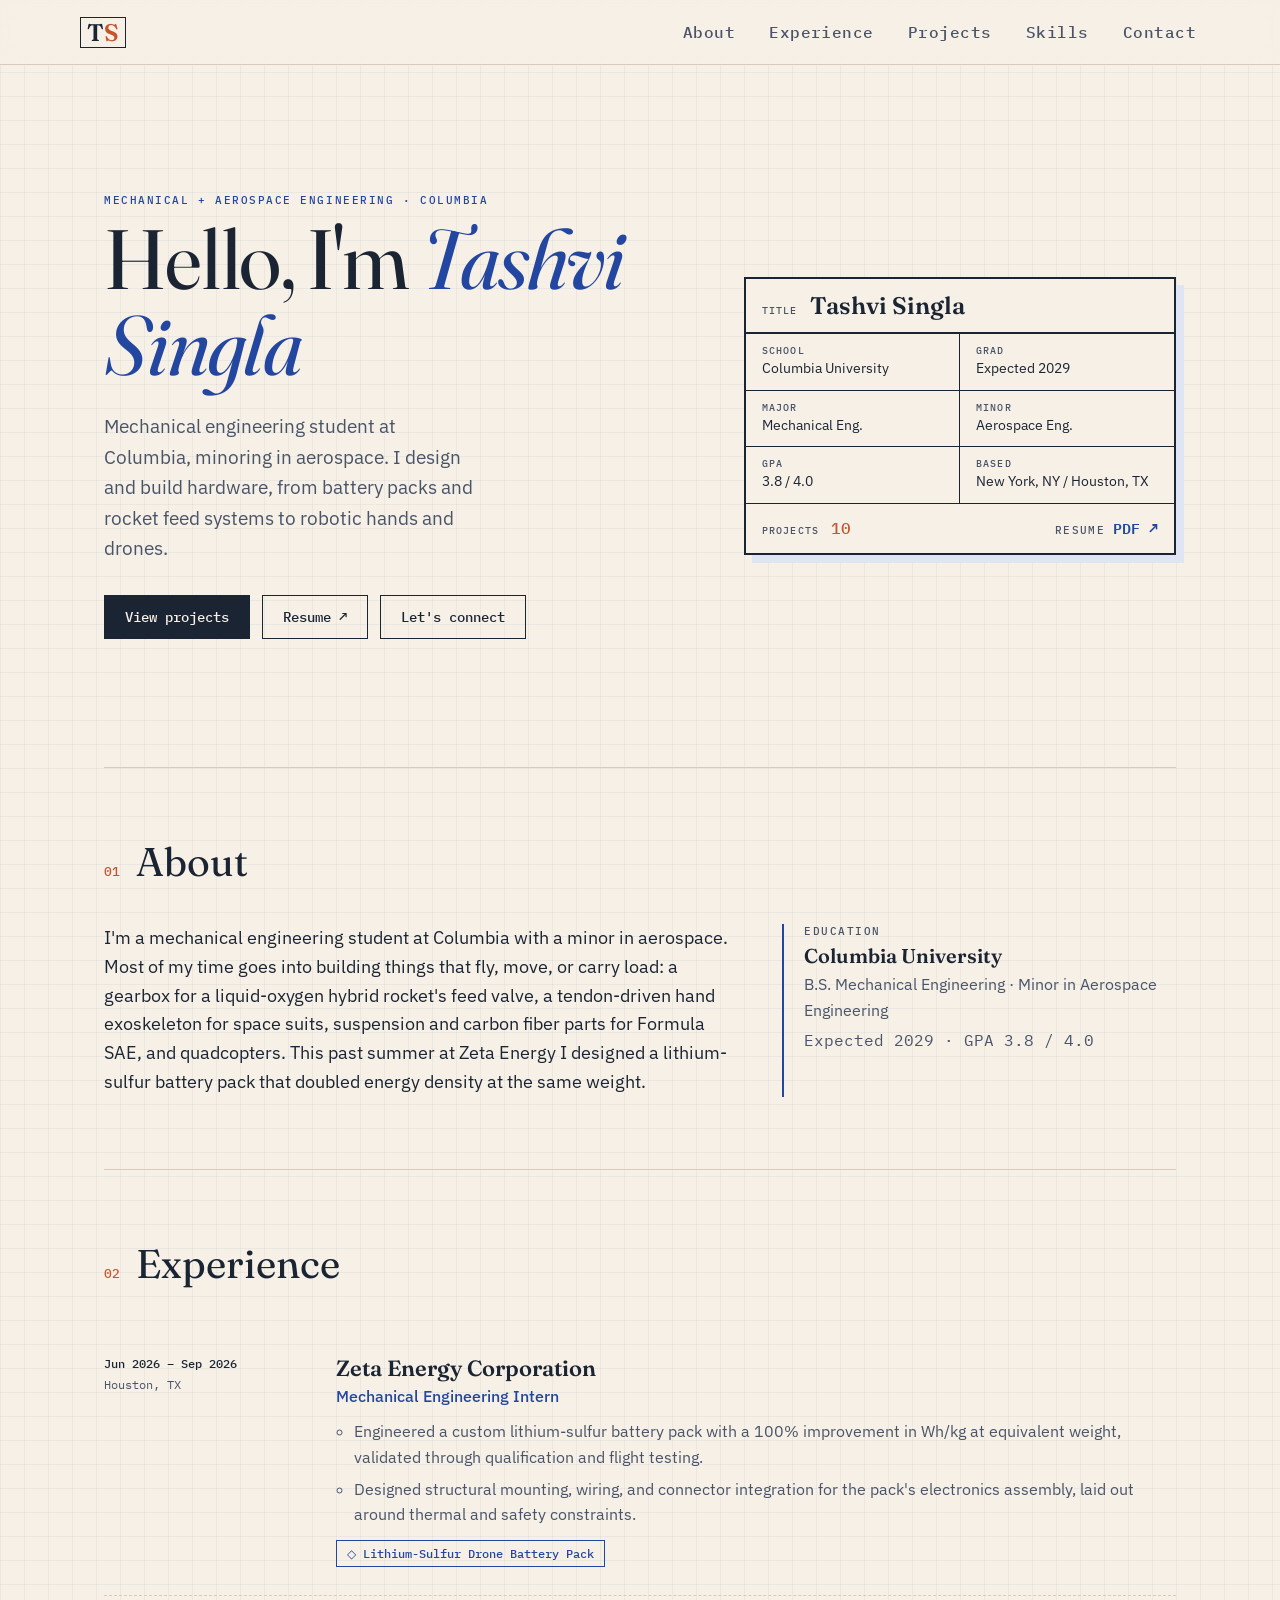
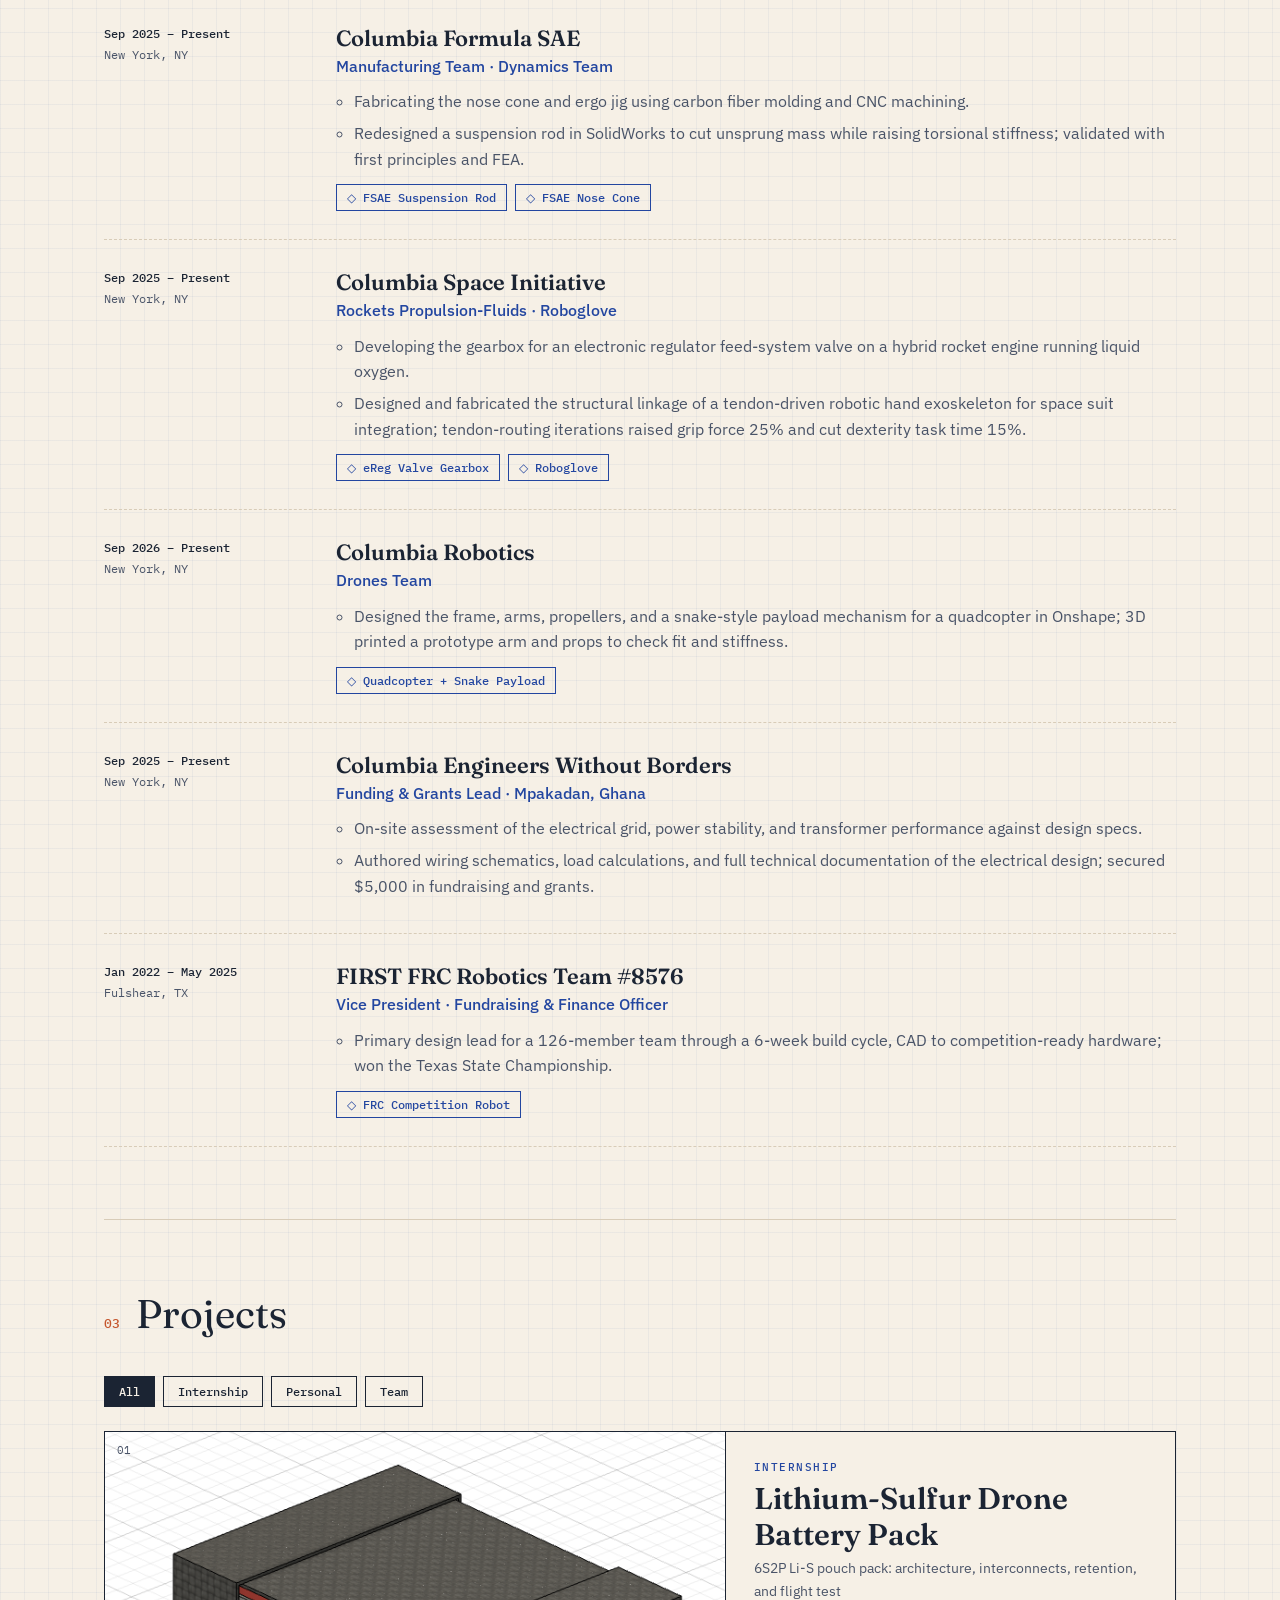
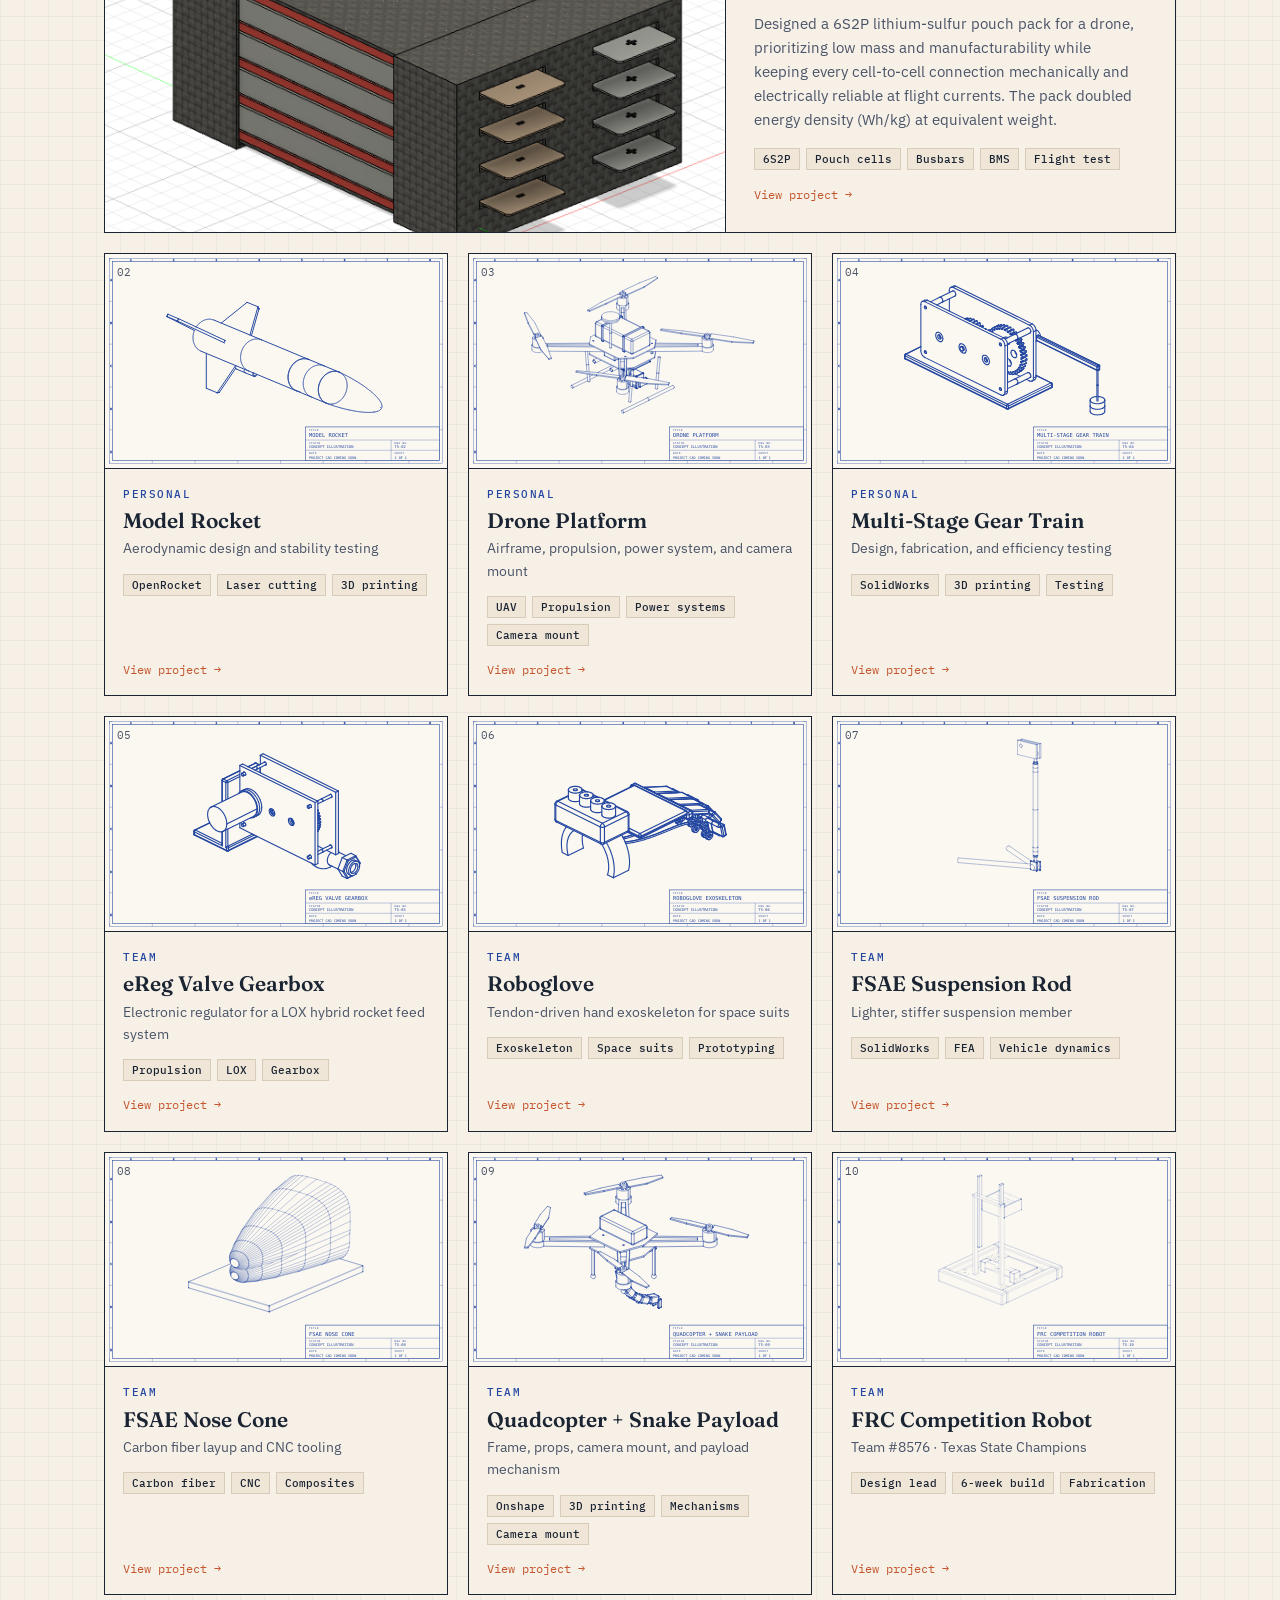
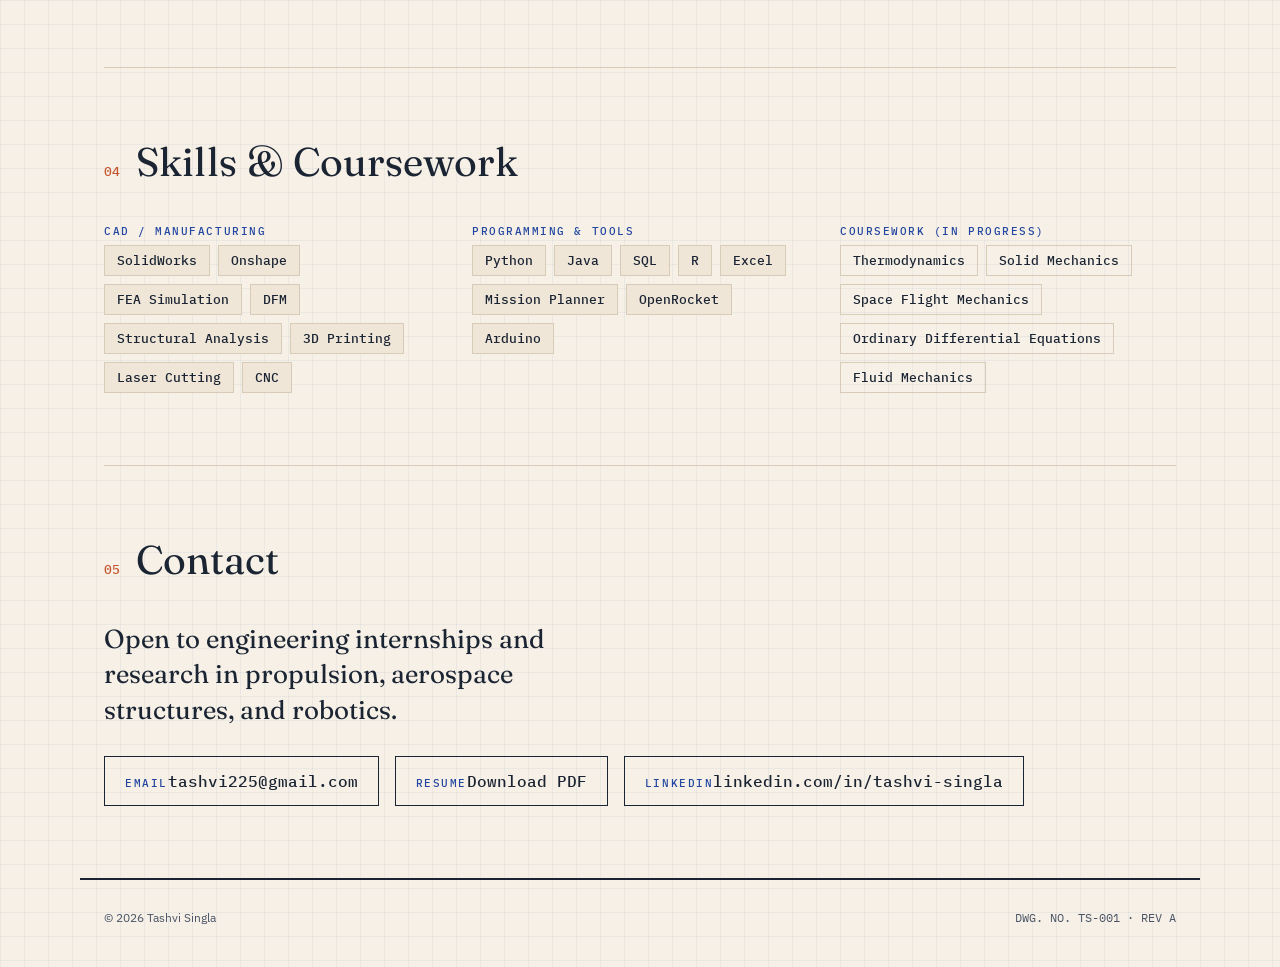
<file: index.html>
<!DOCTYPE html>
<html lang="en">
<head>
  <meta charset="utf-8" />
  <meta name="viewport" content="width=device-width, initial-scale=1" />
  <title>Tashvi Singla — Portfolio</title>
  <meta name="description" content="Tashvi Singla, mechanical engineering student at Columbia University. Projects in propulsion, robotics, drones, and battery systems." />
  <meta name="theme-color" content="#f6f0e6" />
  <link rel="preconnect" href="https://fonts.googleapis.com" />
  <link rel="preconnect" href="https://fonts.gstatic.com" crossorigin />
  <link href="https://fonts.googleapis.com/css2?family=Fraunces:ital,opsz,wght@0,9..144,400;0,9..144,600;1,9..144,400&family=IBM+Plex+Sans:wght@400;500;600&family=IBM+Plex+Mono:wght@400;500&display=swap" rel="stylesheet" />
  <link rel="stylesheet" href="css/style.css" />
  <script type="importmap">
    {
      "imports": {
        "three": "https://cdn.jsdelivr.net/npm/three@0.160.0/build/three.module.js",
        "three/addons/": "https://cdn.jsdelivr.net/npm/three@0.160.0/examples/jsm/"
      }
    }
  </script>
</head>
<body>
  <header class="nav">
    <a class="nav__home" href="#top">T<span>S</span></a>
    <nav>
      <a href="#about">About</a>
      <a href="#experience">Experience</a>
      <a href="#projects">Projects</a>
      <a href="#skills">Skills</a>
      <a href="#contact">Contact</a>
    </nav>
  </header>

  <main id="top">
    <section class="hero">
      <div class="hero__text">
        <p class="eyebrow">Mechanical + Aerospace Engineering · Columbia</p>
        <h1>Hello, I'm <em id="hero-name">Tashvi Singla</em></h1>
        <p class="hero__tag" id="hero-tag"></p>
        <div class="hero__cta">
          <a class="btn btn--solid" href="#projects">View projects</a>
          <a class="btn" href="assets/Tashvi_Singla_Resume.pdf" target="_blank" rel="noopener">Resume ↗</a>
          <a class="btn" href="#contact">Let's connect</a>
        </div>
      </div>
      <aside class="titleblock" id="titleblock" aria-label="Summary"></aside>
    </section>

    <section id="about" class="section">
      <h2 class="section__h"><span>01</span>About</h2>
      <div class="about">
        <p id="about-text"></p>
        <div class="about__edu" id="about-edu"></div>
      </div>
    </section>

    <section id="experience" class="section">
      <h2 class="section__h"><span>02</span>Experience</h2>
      <ol class="timeline" id="timeline"></ol>
    </section>

    <section id="projects" class="section">
      <h2 class="section__h"><span>03</span>Projects</h2>
      <div class="filters" id="filters" role="tablist"></div>
      <div class="grid" id="project-grid"></div>
    </section>

    <section id="skills" class="section">
      <h2 class="section__h"><span>04</span>Skills &amp; Coursework</h2>
      <div class="skills" id="skills-list"></div>
    </section>

    <section id="contact" class="section contact">
      <h2 class="section__h"><span>05</span>Contact</h2>
      <p class="contact__lead">Open to engineering internships and research in propulsion, aerospace structures, and robotics.</p>
      <div class="contact__links" id="contact-links"></div>
    </section>
  </main>

  <footer class="footer">
    <span>© <span id="year"></span> Tashvi Singla</span>
    <span class="mono">DWG. NO. TS-001 · REV A</span>
  </footer>

  <!-- Project page: one shared 3D viewer, opened via #project-<id> -->
  <div class="page" id="detail" hidden>
    <div class="page__bar">
      <a href="#projects" data-close class="page__back">← All projects</a>
      <span class="mono page__count" id="d-count"></span>
      <span class="page__pn"><a id="d-prev" href="#">← Prev</a><a id="d-next" href="#">Next →</a></span>
    </div>
    <article class="page__body">
      <header class="page__head">
        <p class="eyebrow" id="d-kind"></p>
        <h1 id="d-title"></h1>
        <p class="page__sub" id="d-sub"></p>
        <dl class="meta" id="d-meta"></dl>
      </header>

      <section class="page__hero">
        <div class="viewer">
          <div class="viewer__canvas" id="viewer-canvas"></div>
          <div class="drawing" id="drawing"><img alt="Concept drawing" data-zoom /></div>
          <div class="viewer__status" id="viewer-status">Loading model…</div>
          <div class="viewer__views seg" id="view-seg" hidden></div>
          <div class="viewer__bar">
            <div class="seg" id="mode-seg">
              <button data-mode="shaded">Shaded</button>
              <button data-mode="edges" class="on">Edges</button>
              <button data-mode="xray">X-ray</button>
            </div>
            <label class="explode" id="explode-wrap">Explode
              <input type="range" id="explode" min="0" max="1" step="0.01" value="0" />
            </label>
            <button id="anim-btn" title="Play assembly animation">▶</button>
            <button id="rotate-btn" title="Auto-rotate" class="on">⟳</button>
            <button id="reset-btn" title="Reset view">⌂</button>
          </div>
          <span class="viewer__hint mono">drag · scroll · right-drag to pan</span>
        </div>
        <aside class="page__side">
          <p id="d-summary"></p>
          <div class="tags" id="d-tags"></div>
          <div class="parts" id="d-parts-wrap" hidden><p class="eyebrow">In this model · hover to highlight</p><ul id="d-parts"></ul></div>
          <p class="detail__note mono" id="d-note"></p>
        </aside>
      </section>

      <section class="tar" id="d-tar"></section>
      <section id="d-media"></section>
      <section id="d-process"></section>
      <section id="d-specs-wrap"><h2 class="page__h">Specifications</h2><table class="specs" id="d-specs"></table></section>
    </article>
  </div>

  <div class="lightbox" id="lightbox" hidden><img alt="" /><p></p></div>

  <script type="module" src="js/main.js"></script>
</body>
</html>
</file>
<file: css/style.css>
:root {
  --paper: #f6f0e6;
  --paper-2: #efe6d8;
  --ink: #1b2433;
  --ink-2: #4a5468;
  --line: #d8ccb8;
  --blue: #2346a0;
  --blue-soft: #dfe5f3;
  --rust: #c4552d;
  --serif: "Fraunces", Georgia, serif;
  --sans: "IBM Plex Sans", system-ui, sans-serif;
  --mono: "IBM Plex Mono", ui-monospace, monospace;
  --max: 1120px;
}
* { box-sizing: border-box; }
html { scroll-behavior: smooth; scroll-padding-top: 72px; }
body {
  margin: 0; color: var(--ink); font: 16px/1.6 var(--sans);
  background-color: var(--paper);
  background-image:
    linear-gradient(rgba(35,70,160,.05) 1px, transparent 1px),
    linear-gradient(90deg, rgba(35,70,160,.05) 1px, transparent 1px);
  background-size: 24px 24px;
}
body.locked { overflow: hidden; }
a { color: inherit; }
.mono { font-family: var(--mono); }
.eyebrow { font: 500 11px/1.4 var(--mono); letter-spacing: .14em; text-transform: uppercase; color: var(--blue); margin: 0 0 6px; }
[hidden] { display: none !important; }

/* Nav */
.nav {
  position: sticky; top: 0; z-index: 10; display: flex; justify-content: space-between; align-items: center;
  padding: 14px max(24px, calc((100vw - var(--max)) / 2)); background: rgba(246,240,230,.88);
  backdrop-filter: blur(8px); border-bottom: 1px solid var(--line);
}
.nav__home { font: 600 24px var(--serif); text-decoration: none; border: 1.5px solid var(--ink); padding: 0 6px; }
.nav__home span { color: var(--rust); }
.nav nav { display: flex; gap: 26px; flex-wrap: wrap; }
.nav nav a { font: 500 16px var(--mono); text-decoration: none; color: var(--ink-2); letter-spacing: .03em; padding: 8px 4px; }
.nav nav a:hover { color: var(--blue); }

main, .footer { max-width: var(--max); margin: 0 auto; padding: 0 24px; }

/* Hero */
.hero { display: grid; grid-template-columns: 1.35fr 1fr; gap: 56px; align-items: center; min-height: 78vh; padding: 64px 0; }
.hero h1 { font: 400 clamp(44px, 7vw, 84px)/1.02 var(--serif); margin: 8px 0 24px; letter-spacing: -.02em; }
.hero h1 em { color: var(--blue); font-style: italic; }
.hero__tag { font-size: 19px; color: var(--ink-2); max-width: 34ch; margin: 0 0 32px; }
.hero__cta { display: flex; gap: 12px; flex-wrap: wrap; }
.btn { font: 500 14px var(--mono); padding: 12px 20px; border: 1.5px solid var(--ink); text-decoration: none; transition: .15s; }
.btn:hover { transform: translate(-2px,-2px); box-shadow: 3px 3px 0 var(--ink); }
.btn--solid { background: var(--ink); color: var(--paper); }

/* Drawing title block */
.titleblock { border: 2px solid var(--ink); background: var(--paper); font-size: 14px; box-shadow: 8px 8px 0 var(--blue-soft); }
.titleblock span { display: block; font: 500 10px var(--mono); letter-spacing: .12em; text-transform: uppercase; color: var(--ink-2); }
.tb__row { display: flex; align-items: baseline; gap: 12px; padding: 12px 16px; }
.tb__head { border-bottom: 2px solid var(--ink); }
.tb__head strong { font: 600 24px var(--serif); }
.tb__grid { display: grid; grid-template-columns: 1fr 1fr; }
.tb__grid div { padding: 10px 16px; border-bottom: 1px solid var(--ink); }
.tb__grid div:nth-child(odd) { border-right: 1px solid var(--ink); }
.tb__foot { border-top: 1px solid var(--ink); margin-top: -1px; justify-content: space-between; }
.tb__foot strong { font: 500 16px var(--mono); color: var(--rust); }

/* Sections */
.section { padding: 72px 0; border-top: 1px solid var(--line); }
.section__h { font: 400 40px/1.1 var(--serif); margin: 0 0 40px; display: flex; align-items: baseline; gap: 16px; }
.section__h span { font: 500 13px var(--mono); color: var(--rust); }

.about { display: grid; grid-template-columns: 1.6fr 1fr; gap: 48px; }
.about > p { font-size: 18px; margin: 0; }
.about__edu { border-left: 2px solid var(--blue); padding-left: 20px; }
.about__edu h4 { font: 600 20px var(--serif); margin: 0 0 4px; }
.about__edu p { margin: 0 0 4px; color: var(--ink-2); }

/* Timeline */
.timeline { list-style: none; margin: 0; padding: 0; }
.tl { display: grid; grid-template-columns: 200px 1fr; gap: 32px; padding: 28px 0; border-bottom: 1px dashed var(--line); }
.tl__meta { display: flex; flex-direction: column; font-size: 12px; color: var(--ink-2); gap: 2px; }
.tl__meta span:first-child { color: var(--ink); font-weight: 500; }
.tl h3 { font: 600 22px var(--serif); margin: 0; }
.tl__role { margin: 2px 0 10px; color: var(--blue); font-weight: 500; }
.tl ul { margin: 0; padding-left: 18px; color: var(--ink-2); }
.tl li { margin-bottom: 6px; }
.chips { display: flex; gap: 8px; flex-wrap: wrap; margin-top: 12px; }
.chip { font: 500 12px var(--mono); text-decoration: none; padding: 5px 10px; border: 1px solid var(--blue); color: var(--blue); }
.chip:hover { background: var(--blue); color: var(--paper); }

/* Projects */
.filters { display: flex; gap: 8px; margin-bottom: 24px; flex-wrap: wrap; }
.filters button {
  font: 500 12px var(--mono); padding: 7px 14px; border: 1px solid var(--ink); background: transparent; color: var(--ink); cursor: pointer;
}
.filters button.on { background: var(--ink); color: var(--paper); }
.grid { display: grid; grid-template-columns: repeat(auto-fill, minmax(300px, 1fr)); gap: 20px; }
.card { display: flex; flex-direction: column; text-decoration: none; background: var(--paper); border: 1.5px solid var(--ink); transition: .18s; }
.card:hover { transform: translate(-3px,-3px); box-shadow: 6px 6px 0 var(--blue); }
.card__art {
  position: relative; aspect-ratio: 16/10; display: grid; place-items: center; color: var(--blue);
  background:
    linear-gradient(rgba(35,70,160,.12) 1px, transparent 1px) 0 0/16px 16px,
    linear-gradient(90deg, rgba(35,70,160,.12) 1px, transparent 1px) 0 0/16px 16px,
    var(--blue-soft);
  border-bottom: 1.5px solid var(--ink);
}
.card__art svg { width: 44%; height: auto; transition: transform .4s; }
.card:hover .card__art svg { transform: rotate(-6deg) scale(1.05); }
.card__no { position: absolute; top: 10px; left: 12px; font-size: 11px; color: var(--ink-2); }
.card__body { padding: 18px 18px 16px; display: flex; flex-direction: column; flex: 1; }
.card h3 { font: 600 21px/1.2 var(--serif); margin: 0 0 4px; }
.card__sub { margin: 0 0 14px; color: var(--ink-2); font-size: 14px; }
.card__open { margin-top: auto; padding-top: 14px; font-size: 12px; color: var(--rust); }
.tags { display: flex; flex-wrap: wrap; gap: 6px; }
.tag { font: 500 11px var(--mono); padding: 3px 8px; background: var(--paper-2); border: 1px solid var(--line); }
.tag--ghost { background: transparent; }

/* Skills */
.skills { display: grid; grid-template-columns: repeat(auto-fit, minmax(280px, 1fr)); gap: 32px; }
.skillgroup .tags { gap: 8px; }
.skillgroup .tag { font-size: 13px; padding: 6px 12px; }

/* Contact */
.contact__lead { font: 400 26px/1.35 var(--serif); max-width: 30ch; margin: 0 0 28px; }
.contact__links { display: flex; gap: 16px; flex-wrap: wrap; }
.contact__link { text-decoration: none; border: 1.5px solid var(--ink); padding: 14px 20px; font: 500 16px var(--mono); }
.contact__link:hover { background: var(--ink); color: var(--paper); }
.contact__link:hover .eyebrow { color: var(--paper); }

.footer { display: flex; justify-content: space-between; padding: 28px 24px 40px; font-size: 12px; color: var(--ink-2); border-top: 2px solid var(--ink); flex-wrap: wrap; gap: 8px; }

/* Project page (full screen, scrolls) */
.page { position: fixed; inset: 0; z-index: 50; overflow-y: auto; background-color: var(--paper);
  background-image: linear-gradient(rgba(35,70,160,.05) 1px, transparent 1px), linear-gradient(90deg, rgba(35,70,160,.05) 1px, transparent 1px);
  background-size: 24px 24px; animation: pop .2s ease-out; }
@keyframes pop { from { opacity: 0; transform: translateY(10px); } }
.page__bar { position: sticky; top: 0; z-index: 5; display: flex; align-items: center; justify-content: space-between; gap: 16px;
  padding: 12px max(24px, calc((100vw - 1240px) / 2)); background: rgba(246,240,230,.92); backdrop-filter: blur(8px); border-bottom: 1px solid var(--line); }
.page__bar a { font: 500 16px var(--mono); text-decoration: none; padding: 8px 4px; }
.page__bar a:hover { color: var(--blue); }
.page__count { font-size: 12px; color: var(--ink-2); }
.page__pn { display: flex; gap: 28px; }
.page__body { max-width: 1240px; margin: 0 auto; padding: 40px 24px 80px; }
.page__head h1 { font: 400 clamp(36px, 5vw, 58px)/1.05 var(--serif); margin: 4px 0 10px; letter-spacing: -.01em; }
.page__sub { font-size: 19px; color: var(--ink-2); margin: 0 0 22px; max-width: 60ch; }
.meta { display: flex; flex-wrap: wrap; gap: 0; margin: 0 0 32px; border: 1.5px solid var(--ink); width: fit-content; max-width: 100%; }
.meta div { padding: 10px 18px; border-right: 1px solid var(--ink); }
.meta div:last-child { border-right: 0; }
.meta dt { font: 500 10px var(--mono); letter-spacing: .12em; text-transform: uppercase; color: var(--ink-2); }
.meta dd { margin: 2px 0 0; font-weight: 500; }
.page__h { font: 400 30px/1.15 var(--serif); margin: 0 0 18px; }
.page__hero { display: grid; grid-template-columns: 1fr 340px; border: 2px solid var(--ink); background: var(--paper); box-shadow: 8px 8px 0 var(--blue-soft); margin-bottom: 56px; }
.page__side { padding: 24px; border-left: 2px solid var(--ink); display: flex; flex-direction: column; gap: 16px; max-height: 620px; overflow-y: auto; }
.page__side > p:first-child { margin: 0; font-size: 16px; }
.viewer { position: relative; height: 620px;
  background: linear-gradient(180deg, #f7f8fa 0%, #e4e7ec 100%); }
.viewer__canvas { position: absolute; inset: 0; }
.viewer__canvas canvas { width: 100% !important; height: 100% !important; display: block; cursor: grab; }
.viewer__canvas canvas:active { cursor: grabbing; }
.viewer__status { position: absolute; inset: 0; display: grid; place-items: center; font: 500 13px var(--mono); color: var(--ink-2); padding: 24px; text-align: center; }
.viewer__views { position: absolute; top: 12px; right: 12px; }
.viewer__bar { position: absolute; left: 12px; right: 12px; bottom: 12px; display: flex; gap: 8px; align-items: center; flex-wrap: wrap; }
.viewer__bar > button { background: var(--paper); width: 36px; padding: 7px 0; }
.seg { display: flex; background: var(--paper); }
.seg button + button { border-left: 0; }
.seg button, .viewer__bar > button { font: 500 12px var(--mono); padding: 7px 14px; border: 1px solid var(--ink); background: var(--paper); color: var(--ink); cursor: pointer; }
.viewer__bar > button { padding: 7px 0; }
.seg button.on, .viewer__bar > button.on { background: var(--ink); color: var(--paper); }
.explode { display: flex; align-items: center; gap: 8px; font: 500 12px var(--mono); background: var(--paper); border: 1px solid var(--ink); padding: 4px 10px; }
.explode input { accent-color: var(--rust); width: 120px; }
.viewer__hint { position: absolute; top: 14px; left: 14px; font-size: 11px; color: var(--ink-2); }
.detail__note { font-size: 12px; color: var(--ink-2); margin: 0; }

/* Tasks / Actions / Results */
.tar { display: grid; grid-template-columns: repeat(3, 1fr); gap: 0; border-top: 2px solid var(--ink); margin-bottom: 56px; }
.tar__col { padding: 24px 24px 8px 0; }
.tar__col + .tar__col { padding-left: 24px; border-left: 1px solid var(--line); }
.tar__col--res .dots li::before { color: var(--rust); }
.dots { list-style: none; margin: 0; padding: 0; }
.dots li { position: relative; padding-left: 20px; margin-bottom: 10px; color: var(--ink-2); }
.dots li::before { content: "●"; position: absolute; left: 0; top: 1px; font-size: 10px; color: var(--blue); }
.tar__col--res .dots li { color: var(--ink); font-weight: 500; }

/* Media */
.media { display: flex; justify-content: center; background: #111; border: 2px solid var(--ink); margin-bottom: 56px; }
.media video { max-height: 640px; max-width: 100%; display: block; }

/* Design process */
#d-process { margin-bottom: 40px; }
.step { display: grid; grid-template-columns: 340px 1fr; gap: 32px; padding: 28px 0; border-top: 1px solid var(--line); align-items: start; }
.step__text h3 { font: 600 20px/1.25 var(--serif); margin: 0 0 8px; }
.step__text p { margin: 0; color: var(--ink-2); }
.step__imgs { display: grid; gap: 14px; }
.step__imgs.n2 { grid-template-columns: 1fr 1fr; }
.step__imgs.n3, .step__imgs.n4 { grid-template-columns: 1fr 1fr; }
figure { margin: 0; }
figure img { width: 100%; display: block; background: #fff; border: 1.5px solid var(--ink); cursor: zoom-in; }
figcaption { font: 400 12px/1.45 var(--mono); color: var(--ink-2); margin-top: 6px; }
.step__imgs.n1 figure img { width: auto; max-width: 100%; max-height: 520px; }
#d-specs-wrap .specs { max-width: 760px; }
.specs { width: 100%; border-collapse: collapse; font-size: 14px; border: 1.5px solid var(--ink); background: var(--paper); }
.specs th, .specs td { text-align: left; padding: 9px 14px; border-bottom: 1px solid var(--line); }
.specs th { font: 500 11px var(--mono); text-transform: uppercase; letter-spacing: .1em; color: var(--ink-2); width: 40%; border-right: 1px solid var(--line); }
.parts ul { list-style: none; margin: 0; padding: 0; font: 400 12px/1.5 var(--mono); }
.parts li { padding: 3px 6px; cursor: default; border-left: 2px solid transparent; }
.parts li:hover { border-left-color: var(--blue); background: var(--blue-soft); color: var(--blue); }
.lightbox { position: fixed; inset: 0; z-index: 80; background: rgba(15,18,24,.88); display: grid; place-items: center; padding: 32px; cursor: zoom-out; }
.lightbox img { max-width: 94vw; max-height: 84vh; background: #fff; }
.lightbox p { color: #e9e4da; font: 400 13px var(--mono); text-align: center; margin: 12px 0 0; }

/* Featured card + CAD thumbnails */
.card--featured { grid-column: 1 / -1; flex-direction: row; }
.card--featured .card__art { flex: 0 0 58%; aspect-ratio: auto; min-height: 400px; border-bottom: 0; border-right: 1.5px solid var(--ink); overflow: hidden; }
.card--featured .card__art img { position: absolute; inset: 0; object-fit: cover; }
.card--featured .card__body { padding: 28px; justify-content: center; }
.card--featured h3 { font-size: 30px; }
.card__art--img { background: linear-gradient(180deg, #f7f8fa, #e4e7ec) !important; }
.card__art--img img { width: 100%; height: 100%; object-fit: contain; display: block; transition: transform .4s; }
.card:hover .card__art--img img { transform: scale(1.04); }

@media (max-width: 860px) {
  .hero, .about { grid-template-columns: 1fr; gap: 36px; }
  .hero { min-height: 0; padding: 40px 0; }
  .tl { grid-template-columns: 1fr; gap: 8px; }
  .nav nav { gap: 14px; }
  .page__hero { grid-template-columns: 1fr; }
  .page__side { border-left: 0; border-top: 2px solid var(--ink); max-height: none; }
  .viewer { height: 56vh; }
  .tar { grid-template-columns: 1fr; }
  .tar__col + .tar__col { padding-left: 0; border-left: 0; border-top: 1px solid var(--line); }
  .step { grid-template-columns: 1fr; gap: 16px; }
  .card--featured { flex-direction: column; }
  .card--featured .card__art { flex: none; border-right: 0; border-bottom: 1.5px solid var(--ink); }
}
@media (max-width: 520px) { .nav nav a:nth-child(n+4) { display: none; } }
@media (prefers-reduced-motion: reduce) { * { transition: none !important; animation: none !important; scroll-behavior: auto !important; } }

.details h4 { font: 600 16px var(--serif); margin: 18px 0 4px; }
.details p { margin: 0; color: var(--ink-2); font-size: 15px; }

.card__sum { margin: -4px 0 16px; color: var(--ink-2); font-size: 15px; }

.tb__resume { margin-left: auto; text-decoration: none; font: 500 11px var(--mono); letter-spacing: .12em; text-transform: uppercase; color: var(--ink-2); display: flex; align-items: baseline; gap: 8px; }
.tb__resume b { font: 600 15px var(--mono); letter-spacing: 0; text-transform: none; color: var(--blue); }
.tb__resume:hover b { text-decoration: underline; }
.tb__foot strong { margin-right: 0; }
.drawing { position: absolute; inset: 0; display: none; background: #fbf8f1; }
.drawing img { width: 100%; height: 100%; object-fit: contain; display: block; cursor: zoom-in; }
.viewer.is-drawing .drawing { display: block; }
.viewer.is-drawing .viewer__canvas, .viewer.is-drawing .viewer__bar, .viewer.is-drawing .viewer__hint, .viewer.is-drawing .viewer__status { display: none; }
.viewer__views { z-index: 2; }
.card__art--img img[src$=".svg"] { object-fit: cover; }
</file>
